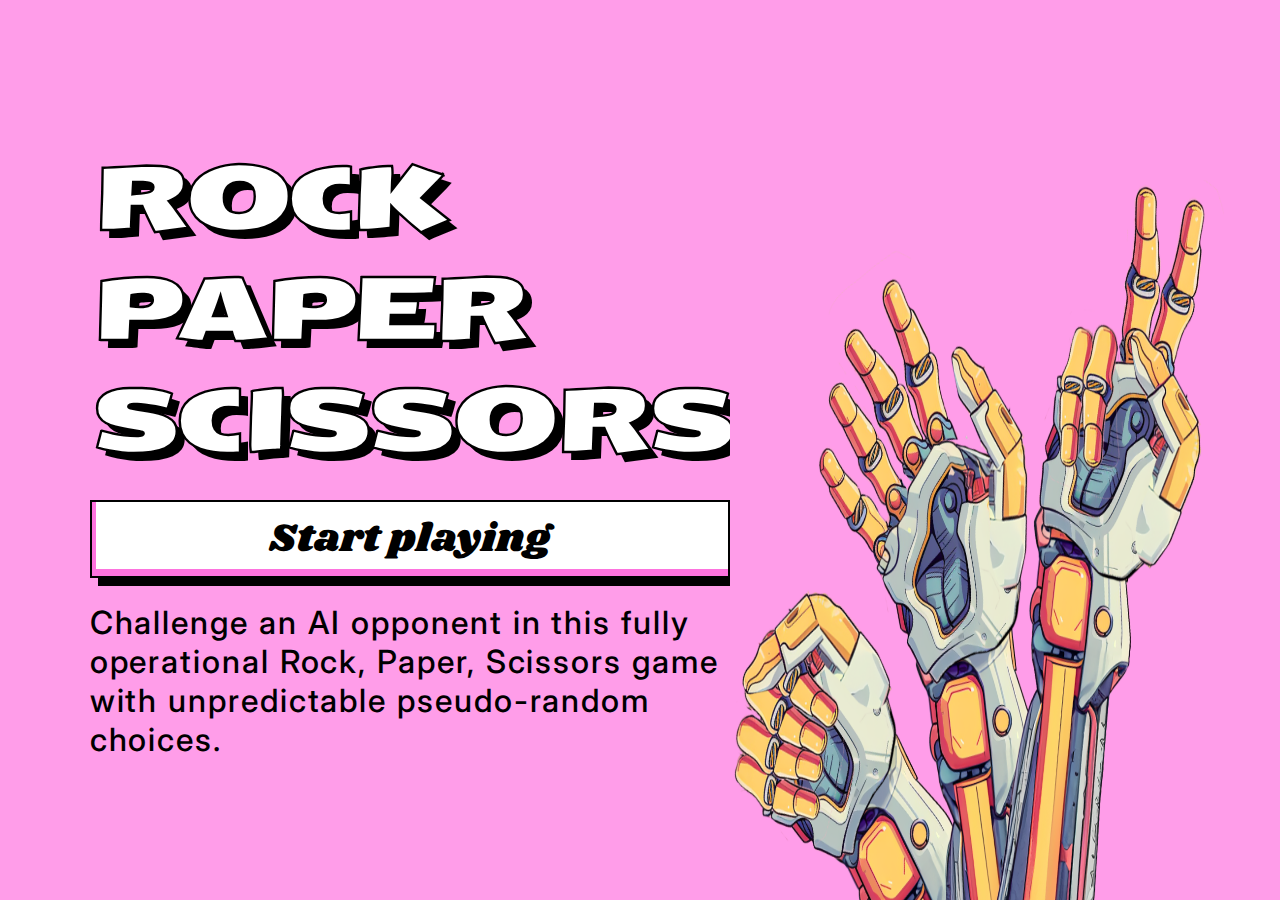
<file: index.html>
<!DOCTYPE html>
<html lang="en">
  <head>
    <meta charset="UTF-8" />
    <meta name="viewport" content="width=device-width, initial-scale=1.0" />
    <title>←Rock←Paper←Scissors←</title>
    <!-- Fonts -->
    <link rel="preconnect" href="https://fonts.googleapis.com" />
    <link rel="preconnect" href="https://fonts.gstatic.com" crossorigin />
    <!-- Normalize CSS -->
    <link rel="stylesheet" href="./normalize.css" />
    <link
      href="https://fonts.googleapis.com/css2?family=Inter:wght@500&family=Seymour+One&family=Shrikhand&display=swap"
      rel="stylesheet"
    />
    <link rel="stylesheet" href="./styles.css" />
  </head>
  <body>
    <div class="container">
      <h1>ROCK PAPER SCISSORS</h1>
      <a class="buttonLink" href="./play/play.html"
        ><span class="buttonText">Start playing</span></a
      >
      <p class="description">
        Challenge an AI opponent in this fully operational Rock, Paper, Scissors
        game with unpredictable pseudo-random choices.
      </p>
    </div>
    <div class="hands-img">
      <img
        src="./images/front-page-hands.png"
        alt="three hands indicating rock, paper, and scissors"
        width="100%"
        height="100%"
      />
    </div>
  </body>
</html>
</file>
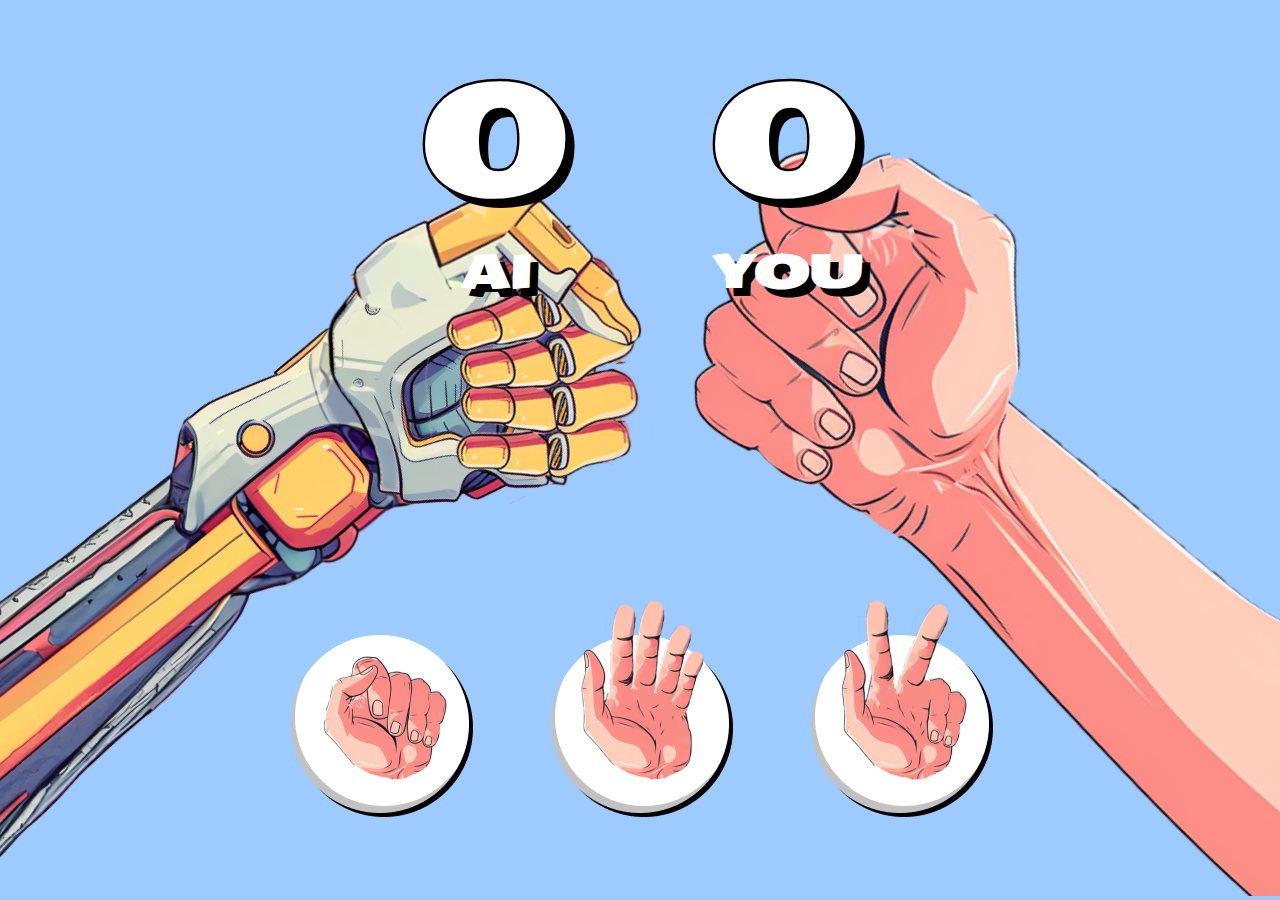
<file: play/play.html>
<!DOCTYPE html>
<html lang="en">
  <head>
    <meta charset="UTF-8" />
    <meta name="viewport" content="width=device-width, initial-scale=1.0" />
    <title>←Rock←Paper←Scissors←</title>
    <!-- Fonts -->
    <link rel="preconnect" href="https://fonts.googleapis.com" />
    <link rel="preconnect" href="https://fonts.gstatic.com" crossorigin />
    <link
      href="https://fonts.googleapis.com/css2?family=Seymour+One&family=Shrikhand&display=swap"
      rel="stylesheet"
    />
    <!-- Normalize CSS -->
    <link rel="stylesheet" href="./../normalize.css" />
    <link rel="stylesheet" href="./style.css" />
    <!-- JavaScript -->
    <script src="./main.js" defer></script>
  </head>
  <body>
    <div class="scores">
      <div>
        <h2 id="computerScore" class="score">0</h2>
        <p class="scoreName">AI</p>
      </div>
      <div>
        <h2 id="playerScore" class="score">0</h2>
        <p class="scoreName">YOU</p>
      </div>
    </div>

    <div class="handBtns" id="handBtns">
      <div class="handBtn">
        <img
          data-hand="rock"
          src="./../images/buttonRock.png"
          alt="button choice rock"
        />
      </div>
      <div class="handBtn">
        <img
          data-hand="paper"
          src="./../images/buttonPaper.png"
          alt="button choice paper"
        />
      </div>
      <div class="handBtn">
        <img
          data-hand="scissors"
          src="./../images/buttonScissors.png"
          alt="button choice scissors"
        />
      </div>
    </div>

    <div class="computerHand">
      <img id="computerHand" src="./../images/ai-arm/ai-arm-down.png" alt="" />
    </div>
    <div class="playerHand">
      <img
        id="playerHand"
        src="./../images/human-arm/human-arm-down.png"
        alt=""
      />
    </div>

    <div class="resultBox">
      <h2 class="resultTitle">IT'S A DRAW</h2>
      <div class="resultButtons">
        <div>
          <button id="nextRoundButton" class="resultButton">Next round</button>
        </div>
        <div>
          <button id="restartButton" class="resultButton">Restart</button>
        </div>
      </div>
    </div>
  </body>
</html>
</file>
<file: styles.css>
:root {
  font-size: 16px;
}

body {
  background-color: #ff9de9;
  display: flex;
  height: 100vh;
  margin-inline: auto 3%;
  width: 90%;
}

.container {
  display: flex;
  flex: 1 1 35vw;
  align-self: center;
  gap: 25px;
  flex-direction: column;
  justify-content: center;
}

h1 {
  margin: 0;
  color: #fff;
  text-shadow: 0.5rem 0.5rem 0 #000;
  -webkit-text-stroke: 0.15rem #000;
  font-family: 'Seymour One';
  font-size: 5.5rem;
  font-style: normal;
  font-weight: 400;
  line-height: normal;
  letter-spacing: -0.55rem;
}

.buttonText {
  color: #000;
  font-family: Shrikhand;
  font-size: 2.5rem;
  font-style: normal;
  font-weight: 400;
  line-height: normal;
}

.buttonLink {
  display: inline-flex;
  text-decoration: none;
  padding: 8px 16px;
  justify-content: center;
  align-items: center;
  gap: 8px;

  border: 2px solid #000;
  background: #fff;
  box-shadow: 8px 8px 0px 0px #000, 4px -7px 0px 0px #fd73de inset;
}

.buttonLink:hover {
  border: 2px solid #000;
  background: #fff;
  cursor: pointer;
  transform: rotate(-1deg);
  border-radius: 10px;

  box-shadow: 4px 4px 0px 0px #000, 4px -7px 0px 0px #c2c2c2 inset;
}

.description {
  margin: 0;
  color: #000;
  font-family: Inter;
  font-size: 2rem;
  font-style: normal;
  font-weight: 500;
  line-height: normal;
  letter-spacing: 0.12rem;
}

.hands-img {
  display: flex;
  flex: 2 1 40vw;
  height: 80vh;
  align-self: flex-end;
}
</file>
<file: play/style.css>
:root {
  font-size: 16px;
}

body {
  height: 100vh;
  overflow: hidden;
  background-color: #9dcaff;
  display: flex;
  align-items: center;
  flex-direction: column;
}

.scores {
  display: flex;
  margin-top: 40px;
  min-width: 40vw;
  justify-content: center;
  gap: 10vw;
}

.score {
  padding: 0;
  margin: 0;
  color: #fff;
  text-shadow: 0.5rem 0.5rem 0 #000;
  -webkit-text-stroke: 0.15rem #000;
  font-family: 'Seymour One';
  font-size: 10rem;
  font-style: normal;
  font-weight: 400;
  line-height: normal;
}

.scoreName {
  margin: 0;
  padding: 0;
  color: #fff;
  text-align: center;
  text-shadow: 0.5rem 0.5rem 0 #000;
  font-family: Seymour One;
  font-size: 3rem;
  font-style: normal;
  font-weight: 400;
  line-height: normal;
  letter-spacing: -0.3rem;
}

.handBtns {
  display: flex;
  width: 13.875rem;
  height: 13.875rem;
  flex-shrink: 0;
  border-radius: 31.25rem;
  justify-content: center;
  margin-top: auto;
  margin-bottom: 10vh;
  gap: 3vw;
}

.handBtns img:hover {
  filter: drop-shadow(0.5rem 0.5rem 0 #000);
  transform: rotate(-10deg);
  cursor: pointer;
}

.handBtn img:active {
  filter: brightness(90%);
  transform: scale(0.98);
}

.computerHand {
  position: absolute;
  left: 0;
  bottom: 0;
  z-index: -1;
}

.playerHand {
  position: absolute;
  right: 0;
  bottom: 0;
  z-index: -1;
}

.resultBox {
  margin: auto 0 10vh;
  display: none;
  flex-direction: column;
  align-items: center;
  gap: 40px;
}

.resultTitle {
  margin: 0;
  padding: 0;
  color: #fff;
  text-align: center;
  text-shadow: 0.5rem 0.5rem 0 #000;
  -webkit-text-stroke: 0.15rem #000;
  font-family: 'Seymour One';
  align-self: flex-end;
  font-size: 6rem;
  font-style: normal;
  font-weight: 400;
  line-height: normal;
  letter-spacing: -0.6rem;
}

.resultButtons {
  width: 100%;
  display: flex;
  justify-content: center;
  gap: 30px;
}

.resultButton {
  color: #000;
  font-family: 'Shrikhand';
  padding: 0.5rem;
  font-size: 2rem;
  font-style: normal;
  font-weight: 400;
  line-height: normal;
  flex-shrink: 0;
  border: 2px solid #000;
  background: #fff;
  box-shadow: 4px 4px 0px 0px #000, 4px -7px 0px 0px #c2c2c2 inset;
}

.resultButton:hover {
  color: #fff;
  background: #3d3d3d;
  cursor: pointer;

  box-shadow: 4px 4px 0px 0px #000, 4px -7px 0px 0px #c2c2c2 inset;
  transform: rotate(-2deg);
  border-radius: 5px;
}
</file>
